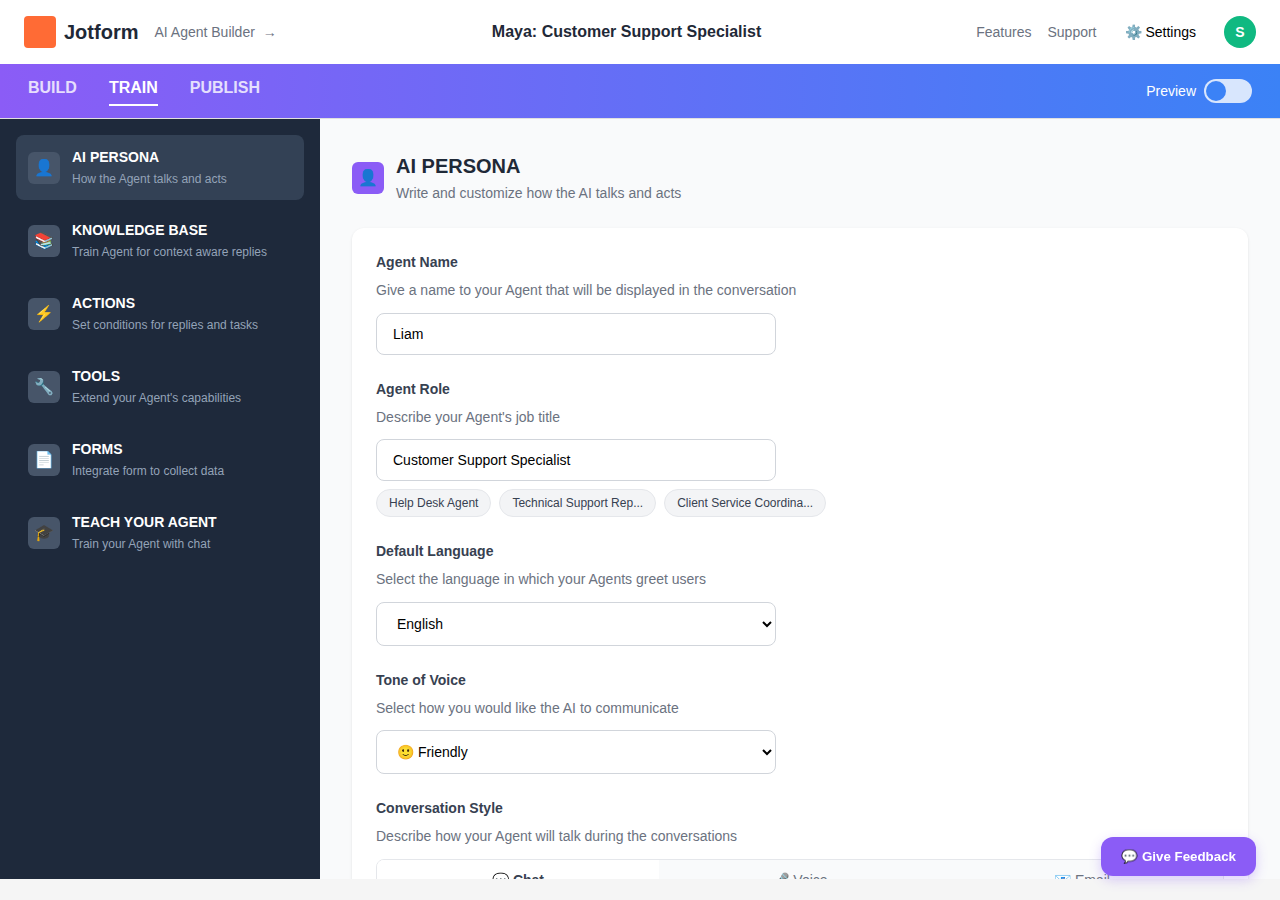
<file: index.html>
<!DOCTYPE html>
<html lang="en">
<head>
    <meta charset="UTF-8">
    <meta name="viewport" content="width=device-width, initial-scale=1.0">
    <title>Jotform AI Agent Builder</title>
    <script src="https://code.jquery.com/jquery-3.6.0.min.js"></script>
<script src="script.js"></script>
    <link rel="stylesheet" href="styles.css">
    
</head>
<body>
    <!-- Header -->
    <header class="header">
        <div class="header-top">
            <div class="header-left">
                <div class="logo">
                    <div class="logo-icon"></div>
                    <span class="logo-text">Jotform</span>
                </div>
                <div class="breadcrumb">
                    <span>AI Agent Builder</span>
                    <span>→</span>
                </div>
            </div>
            
            <div class="header-center">
                <h1 class="agent-name">Maya: Customer Support Specialist</h1>
            </div>

            <div class="header-right">
                <span>Features</span>
                <span>Support</span>
                <button class="settings-btn">
                    ⚙️ Settings
                </button>
                <div class="user-avatar">S</div>
            </div>
        </div>

        <!-- Navigation Tabs -->
        <div class="nav-tabs">
            <div class="nav-content">
                <div class="tabs">
                    <span class="tab" data-tab="build">BUILD</span>
                    <span class="tab active" data-tab="train">TRAIN</span>
                    <span class="tab" data-tab="publish">PUBLISH</span>
                </div>
                <div class="preview-toggle">
                    <span>Preview</span>
                    <div class="toggle" id="preview-toggle">
                        <div class="toggle-slider"></div>
                    </div>
                </div>
            </div>
        </div>
    </header>

    <div class="main-layout">
        <!-- Sidebar -->
        <div class="sidebar">
            <div class="sidebar-item active" data-section="persona">
                <div class="sidebar-item-content">
                    <div class="sidebar-icon">👤</div>
                    <div class="sidebar-text">
                        <div class="sidebar-title">AI PERSONA</div>
                        <div class="sidebar-subtitle">How the Agent talks and acts</div>
                    </div>
                </div>
            </div>
            
            <div class="sidebar-item" data-section="knowledge">
                <div class="sidebar-item-content">
                    <div class="sidebar-icon">📚</div>
                    <div class="sidebar-text">
                        <div class="sidebar-title">KNOWLEDGE BASE</div>
                        <div class="sidebar-subtitle">Train Agent for context aware replies</div>
                    </div>
                </div>
            </div>
            
            <div class="sidebar-item" data-section="actions">
                <div class="sidebar-item-content">
                    <div class="sidebar-icon">⚡</div>
                    <div class="sidebar-text">
                        <div class="sidebar-title">ACTIONS</div>
                        <div class="sidebar-subtitle">Set conditions for replies and tasks</div>
                    </div>
                </div>
            </div>
            
            <div class="sidebar-item" data-section="tools">
                <div class="sidebar-item-content">
                    <div class="sidebar-icon">🔧</div>
                    <div class="sidebar-text">
                        <div class="sidebar-title">TOOLS</div>
                        <div class="sidebar-subtitle">Extend your Agent's capabilities</div>
                    </div>
                </div>
            </div>
            
            <div class="sidebar-item" data-section="forms">
                <div class="sidebar-item-content">
                    <div class="sidebar-icon">📄</div>
                    <div class="sidebar-text">
                        <div class="sidebar-title">FORMS</div>
                        <div class="sidebar-subtitle">Integrate form to collect data</div>
                    </div>
                </div>
            </div>
            
            <div class="sidebar-item" data-section="teach">
                <div class="sidebar-item-content">
                    <div class="sidebar-icon">🎓</div>
                    <div class="sidebar-text">
                        <div class="sidebar-title">TEACH YOUR AGENT</div>
                        <div class="sidebar-subtitle">Train your Agent with chat</div>
                    </div>
                </div>
            </div>
        </div>

        <!-- Main Content -->
        <div class="main-content">
            <!-- AI Persona Section -->
            <div id="persona-section" class="content-section">
                <div class="content-header">
                    <div class="content-icon" style="background: #8b5cf6;">👤</div>
                    <div>
                        <h2 class="content-title">AI PERSONA</h2>
                        <p class="content-subtitle">Write and customize how the AI talks and acts</p>
                    </div>
                </div>

                <div class="form-card">
                    <!-- Agent Name -->
                    <div class="form-group">
                        <label class="form-label">Agent Name</label>
                        <p class="form-description">Give a name to your Agent that will be displayed in the conversation</p>
                        <input type="text" class="form-input" id="agent-name" value="Liam" style="max-width: 400px;">
                    </div>

                    <!-- Agent Role -->
                    <div class="form-group">
                        <label class="form-label">Agent Role</label>
                        <p class="form-description">Describe your Agent's job title</p>
                        <input type="text" class="form-input" id="agent-role" value="Customer Support Specialist" style="max-width: 400px;">
                        <div class="role-badges">
                            <span class="role-badge" data-role="Help Desk Agent">Help Desk Agent</span>
                            <span class="role-badge" data-role="Technical Support Representative">Technical Support Rep...</span>
                            <span class="role-badge" data-role="Client Service Coordinator">Client Service Coordina...</span>
                        </div>
                    </div>

                    <!-- Default Language -->
                    <div class="form-group">
                        <label class="form-label">Default Language</label>
                        <p class="form-description">Select the language in which your Agents greet users</p>
                        <select class="form-select" id="language" style="max-width: 400px;">
                            <option value="English" selected>English</option>
                            <option value="Spanish">Spanish</option>
                            <option value="French">French</option>
                            <option value="German">German</option>
                        </select>
                    </div>

                    <!-- Tone of Voice -->
                    <div class="form-group">
                        <label class="form-label">Tone of Voice</label>
                        <p class="form-description">Select how you would like the AI to communicate</p>
                        <select class="form-select" id="tone" style="max-width: 400px;">
                            <option value="Friendly" selected>🙂 Friendly</option>
                            <option value="Professional">💼 Professional</option>
                            <option value="Casual">😊 Casual</option>
                            <option value="Formal">🎩 Formal</option>
                        </select>
                    </div>

                    <!-- Conversation Style -->
                    <div class="form-group">
                        <label class="form-label">Conversation Style</label>
                        <p class="form-description">Describe how your Agent will talk during the conversations</p>
                        
                        <div class="tab-container">
                            <div class="tab-header">
                                <button class="tab-btn active" data-tab="chat">💬 Chat</button>
                                <button class="tab-btn" data-tab="voice">🎤 Voice</button>
                                <button class="tab-btn" data-tab="email">📧 Email</button>
                            </div>
                            
                            <div class="tab-content" id="chat-tab">
                                <div class="form-group">
                                    <label class="form-label">Chat Response Length</label>
                                    <div class="slider-container">
                                        <input type="range" class="slider" id="response-length" min="1" max="4" value="2">
                                        <div class="slider-labels">
                                            <span>Minimal</span>
                                            <span>Short</span>
                                            <span>Long</span>
                                            <span>Chatty</span>
                                        </div>
                                    </div>
                                </div>
                            </div>
                            
                            <div class="tab-content hidden" id="voice-tab">
                                <div class="form-group">
                                    <label class="form-label">Voice Response Length</label>
                                    <div class="slider-container">
                                        <input type="range" class="slider" id="voice-response-length" min="1" max="4" value="2">
                                        <div class="slider-labels">
                                            <span>Minimal</span>
                                            <span>Short</span>
                                            <span>Long</span>
                                            <span>Chatty</span>
                                        </div>
                                    </div>
                                </div>

                                <div class="form-group">
        <label class="form-label">Email Guidelines</label>
        <p class="form-description">Set clear rules for how your agent should respond in email channels</p>
       
    </div>
                                
                                <div class="form-group">
                                    <label class="form-label">Agent Voice</label>
                                    <div class="voice-selection">
                                        <div class="voice-avatar">G</div>
                                        <div class="voice-info">
                                            <div class="voice-name">George</div>
                                            <div class="voice-tags">
                                                <span class="voice-tag">English</span>
                                                <span class="voice-tag">British</span>
                                                <span class="voice-tag">Male</span>
                                                <span class="voice-tag">Middle-Aged</span>
                                            </div>
                                        </div>
                                        <div class="voice-actions">
                                            <button class="btn-voice">▶️</button>
                                            <button class="btn-voice">Change</button>
                                        </div>
                                    </div>
                                </div>
                            </div>
                        </div>
                    </div>

                    <!-- Guidelines -->
                    <div class="form-group">
                        <label class="form-label">Chat Guidelines</label>
                        <p class="form-description">Set clear rules for how your agent should respond in chat channels</p>
                        
                        <div id="guidelines-container">
                            <div class="guideline-item">
                                <textarea class="form-textarea">Your main goal is to promptly answer questions and resolve issues.</textarea>
                                <button class="remove-btn" type="button">🗑️ </button>
                            </div>
                            <div class="guideline-item">
                                <textarea class="form-textarea">Always provide clear, helpful, and concise solutions.</textarea>
                                <button class="remove-btn" type="button">🗑️</button>
                            </div>
                            <div class="guideline-item">
                                <textarea class="form-textarea">Be polite, patient, and empathetic in all interactions.</textarea>
                                <button class="remove-btn" type="button">🗑️</button>
                            </div>
                            <div class="guideline-item">
                                <textarea class="form-textarea">Ensure users feel supported and understood.</textarea>
                                <button class="remove-btn" type="button">🗑️</button>
                            </div>
                            <div class="guideline-item">
                                <textarea class="form-textarea">Keep responses professional yet friendly to build trust.</textarea>
                                <button class="remove-btn" type="button">🗑️</button>
                            </div>
                        </div>
                        
                        <button type="button" class="btn btn-primary full-width" id="add-guideline">
                            ➕ Add new
                        </button>
                    </div>
                </div>
            </div>

            <!-- Knowledge Base Section -->
            <div id="knowledge-section" class="content-section hidden">
                <!-- Knowledge Base Overview -->
                <div id="knowledge-overview">
                    <div class="content-header">
                        <div class="content-icon" style="background: #3b82f6;">📚</div>
                        <div>
                            <h2 class="content-title">KNOWLEDGE BASE</h2>
                            <p class="content-subtitle">Train your Agent for context-aware responses to ensure accurate replies</p>
                        </div>
                    </div>

                    <div class="knowledge-grid">
                        <div class="knowledge-card" data-type="knowledge">
                            <div class="knowledge-card-content">
                                <div class="knowledge-card-left">
                                    <div class="knowledge-card-icon" style="background: #10b981;">➕</div>
                                    <div class="knowledge-card-text">
                                        <h3>KNOWLEDGE</h3>
                                        <p>Add text-based information to train your Agent</p>
                                    </div>
                                </div>
                                <div class="chevron">→</div>
                            </div>
                        </div>

                        <div class="knowledge-card" data-type="link">
                            <div class="knowledge-card-content">
                                <div class="knowledge-card-left">
                                    <div class="knowledge-card-icon" style="background: #f59e0b;">🔗</div>
                                    <div class="knowledge-card-text">
                                        <h3>LINK</h3>
                                        <p>Add website URLs train your Agent with dynamic information</p>
                                    </div>
                                </div>
                                <div class="chevron">→</div>
                            </div>
                        </div>

                        <div class="knowledge-card" data-type="file">
                            <div class="knowledge-card-content">
                                <div class="knowledge-card-left">
                                    <div class="knowledge-card-icon" style="background: #3b82f6;">📁</div>
                                    <div class="knowledge-card-text">
                                        <h3>FILE</h3>
                                        <p>Upload files to train your Agent</p>
                                    </div>
                                </div>
                                <div class="chevron">→</div>
                            </div>
                        </div>

                        <div class="knowledge-card" data-type="qa">
                            <div class="knowledge-card-content">
                                <div class="knowledge-card-left">
                                    <div class="knowledge-card-icon" style="background: #8b5cf6;">❓</div>
                                    <div class="knowledge-card-text">
                                        <h3>QUESTIONS & ANSWER</h3>
                                        <p>Provide a question-and-answer pairing your agent can use in conversations</p>
                                    </div>
                                </div>
                                <div class="chevron">→</div>
                            </div>
                        </div>
                    </div>
                </div>

                <!-- Knowledge Form -->
                <div id="knowledge-form" class="hidden">
                    <div class="content-header">
                        <button class="back-btn">←</button>
                        <div class="content-icon" style="background: #10b981;">➕</div>
                        <div>
                            <h2 class="content-title">KNOWLEDGE</h2>
                            <p class="content-subtitle">Add text-based information to train your Agent</p>
                        </div>
                    </div>

                    <div class="form-card">
                        <div class="form-group">
                            <label class="form-label">Information for Your Agent</label>
                            <p class="form-description">Enter accurate info your AI can use as answers</p>
                            <textarea class="form-textarea large" id="knowledge-text" placeholder="Company overview, product features, customer FAQs, service guidelines..."></textarea>
                            <div class="char-count"><span id="knowledge-count">0</span>/10000</div>
                        </div>
                        <div class="form-actions">
                            <button class="btn btn-primary">Save</button>
                        </div>
                    </div>
                </div>

                <!-- Link Form -->
                <div id="link-form" class="hidden">
                    <div class="content-header">
                        <button class="back-btn">←</button>
                        <div class="content-icon" style="background: #f59e0b;">🔗</div>
                        <div>
                            <h2 class="content-title">LINK</h2>
                            <p class="content-subtitle">Add website URLs train your Agent with dynamic information</p>
                        </div>
                    </div>

                    <div class="form-card">
                        <div class="form-group">
                            <label class="form-label">Enter a URL</label>
                            <p class="form-description">Provide a URL for your agent to analyze</p>
                            <div class="url-input-group">
                                <span class="url-prefix">https://</span>
                                <input type="text" class="url-input" id="link-url" placeholder="example.com">
                            </div>
                        </div>

                        <div class="form-group">
                            <div class="toggle-section">
                                <div>
                                    <label class="form-label">Enable Periodic Recrawling</label>
                                    <p class="form-description">The agent will automatically recrawl the link at the selected frequency</p>
                                </div>
                                <div class="toggle-switch">
                                    <div class="toggle-switch-slider"></div>
                                </div>
                            </div>
                            
                            <div class="radio-group">
                                <label class="radio-item">
                                    <input type="radio" name="frequency" value="daily">
                                    Daily
                                </label>
                                <label class="radio-item">
                                    <input type="radio" name="frequency" value="weekly">
                                    Weekly
                                </label>
                                <label class="radio-item">
                                    <input type="radio" name="frequency" value="monthly" checked>
                                    Monthly
                                </label>
                            </div>
                        </div>

                        <div class="form-actions">
                            <button class="btn btn-blue">Crawl</button>
                        </div>
                    </div>
                </div>

                <!-- File Form -->
                <div id="file-form" class="hidden">
                    <div class="content-header">
                        <button class="back-btn">←</button>
                        <div class="content-icon" style="background: #3b82f6;">📁</div>
                        <div>
                            <h2 class="content-title">FILE</h2>
                            <p class="content-subtitle">Upload files to train your Agent</p>
                        </div>
                    </div>

                    <div class="form-card">
                        <div class="form-group">
                            <label class="form-label">Upload Files</label>
                            <p class="form-description">Train your agent with uploaded content</p>
                            
                            <div class="file-upload-area">
                                <div class="file-upload-icon">📁</div>
                                <h4 class="file-upload-title">Upload Files</h4>
                                <p class="file-upload-text">
                                    Drag and drop your files here or 
                                    <a href="#" class="file-upload-link">upload files</a>
                                </p>
                                <input type="file" id="file-input" multiple style="display: none;">
                            </div>
                        </div>

                        <div class="form-group">
                            <label class="form-label">How should your agent use these files?</label>
                            <textarea class="form-textarea" id="file-instructions" placeholder="Describe how your agent should use the files"></textarea>
                            <div class="char-count"><span id="file-count">0</span>/300</div>
                        </div>

                        <div class="form-actions">
                            <button class="btn btn-primary">Save</button>
                        </div>
                    </div>
                </div>

                <!-- Q&A Form -->
                <div id="qa-form" class="hidden">
                    <div class="content-header">
                        <button class="back-btn">←</button>
                        <div class="content-icon" style="background: #8b5cf6;">❓</div>
                        <div>
                            <h2 class="content-title">QUESTIONS & ANSWER</h2>
                            <p class="content-subtitle">Provide a question-and-answer pairing your agent can use in conversations</p>
                        </div>
                    </div>

                    <div class="form-card">
                        <div class="form-group">
                            <label class="form-label">Question</label>
                            <p class="form-description">Train the AI based on your questions & answers</p>
                            <input type="text" class="form-input" id="question" placeholder="Enter a brief, clear question that you'd like the Agent to answer.">
                        </div>

                        <div class="form-group">
                            <label class="form-label">Answer Type</label>
                            <select class="form-select" id="answer-type">
                                <option value="text">📝 Text</option>
                                <option value="list">📋 Show List of Items</option>
                                <option value="video">🎬 Show Video</option>
                                <option value="images">🖼️ Show Images</option>
                                <option value="checklist">✅ Show Checklist</option>
                                <option value="pdf">📄 Display a PDF</option>
                                <option value="location">📍 Show Location</option>
                            </select>
                        </div>

                        <!-- Dynamic Answer Content -->
                        <div id="answer-content">
                            <!-- Text Answer (Default) -->
                            <div id="text-answer" class="answer-type-content">
                                <textarea class="form-textarea" id="answer-text" placeholder="Provide a detailed and informative answer that will help the Agent respond accurately to the question."></textarea>
                            </div>

                            <!-- List Answer -->
                            <div id="list-answer" class="answer-type-content hidden">
                                <div class="form-group">
                                    <label class="form-label">Add Your List</label>
                                    <div id="list-items">
                                        <div class="list-item">
                                            <input type="text" class="form-input" placeholder="List item">
                                            <button type="button" class="remove-item-btn">×</button>
                                        </div>
                                    </div>
                                    <button type="button" class="add-btn" id="add-list-item">+ Add new list item</button>
                                </div>
                            </div>

                            <!-- Video Answer -->
                            <div id="video-answer" class="answer-type-content hidden">
                                <div class="form-group">
                                    <label class="form-label">Select a Platform *</label>
                                    <select class="form-select" id="video-platform">
                                        <option value="">Please select</option>
                                        <option value="youtube">YouTube</option>
                                        <option value="vimeo">Vimeo</option>
                                        <option value="loom">Loom</option>
                                        <option value="other">Other</option>
                                    </select>
                                </div>
                                <div class="form-group">
                                    <label class="form-label">Video URL</label>
                                    <input type="text" class="form-input" id="video-url" placeholder="Enter video URL">
                                </div>
                            </div>

                            <!-- Images Answer -->
                            <div id="images-answer" class="answer-type-content hidden">
                                <div class="form-group">
                                    <label class="form-label">Upload Your Images *</label>
                                    <div class="file-upload-area">
                                        <div class="file-upload-icon">🖼️</div>
                                        <h4 class="file-upload-title">Upload Images</h4>
                                        <p class="file-upload-text">
                                            <a href="#" class="file-upload-link">Click to upload</a> or drag & drop here
                                        </p>
                                        <input type="file" id="images-input" multiple accept="image/*" style="display: none;">
                                    </div>
                                </div>
                            </div>

                            <!-- Other answer types would go here -->
                        </div>

                        <div class="form-actions">
                            <button class="btn btn-primary">Save</button>
                        </div>
                    </div>
                </div>
            </div>

            <!-- Placeholder sections for other sidebar items -->
            <div id="actions-section" class="content-section hidden">
                <div class="content-header">
                    <div class="content-icon" style="background: #f59e0b;">⚡</div>
                    <div>
                        <h2 class="content-title">ACTIONS</h2>
                        <p class="content-subtitle">Set conditions for replies and tasks</p>
                    </div>
                </div>
                <div class="placeholder-content">
                    <p>Actions configuration coming soon...</p>
                </div>
            </div>

            <div id="tools-section" class="content-section hidden">
                <div class="content-header">
                    <div class="content-icon" style="background: #6b7280;">🔧</div>
                    <div>
                        <h2 class="content-title">TOOLS</h2>
                        <p class="content-subtitle">Extend your Agent's capabilities</p>
                    </div>
                </div>
                <div class="placeholder-content">
                    <p>Tools configuration coming soon...</p>
                </div>
            </div>

            <div id="forms-section" class="content-section hidden">
                <div class="content-header">
                    <div class="content-icon" style="background: #6366f1;">📄</div>
                    <div>
                        <h2 class="content-title">FORMS</h2>
                        <p class="content-subtitle">Integrate form to collect data</p>
                    </div>
                </div>
                <div class="placeholder-content">
                    <p>Forms integration coming soon...</p>
                </div>
            </div>

            <div id="teach-section" class="content-section hidden">
                <div class="content-header">
                    <div class="content-icon" style="background: #10b981;">🎓</div>
                    <div>
                        <h2 class="content-title">TEACH YOUR AGENT</h2>
                        <p class="content-subtitle">Train your Agent with chat</p>
                    </div>
                </div>
                <div class="placeholder-content">
                    <p>Agent training interface coming soon...</p>
                </div>
            </div>
        </div>
    </div>

    <!-- Feedback Button -->
    <button class="feedback-btn">
        💬 Give Feedback
    </button>

    <script src="script.js"></script>
</body>
</html>
</file>
<file: styles.css>
* {
    margin: 0;
    padding: 0;
    box-sizing: border-box;
}

body {
    font-family: -apple-system, BlinkMacSystemFont, 'Segoe UI', Roboto, sans-serif;
    background-color: #f5f5f5;
    line-height: 1.5;
}

/* Header Styles */
.header {
    background: white;
    border-bottom: 1px solid #e0e0e0;
    position: sticky;
    top: 0;
    z-index: 100;
}

.header-top {
    display: flex;
    justify-content: space-between;
    align-items: center;
    padding: 16px 24px;
    margin-bottom: 0;
}

.header-left {
    display: flex;
    align-items: center;
    gap: 16px;
}

.logo {
    display: flex;
    align-items: center;
    gap: 8px;
}

.logo-icon {
    width: 32px;
    height: 32px;
    background: #ff6b35;
    border-radius: 4px;
}

.logo-text {
    font-weight: bold;
    font-size: 20px;
    color: #1f2937;
}

.breadcrumb {
    display: flex;
    align-items: center;
    gap: 8px;
    font-size: 14px;
    font-weight: 500;
    color: #6b7280;
}

.header-center {
    text-align: center;
}

.agent-name {
    font-weight: 600;
    font-size: 16px;
    color: #1f2937;
}

.header-right {
    display: flex;
    align-items: center;
    gap: 16px;
}

.header-right span {
    font-size: 14px;
    cursor: pointer;
    color: #6b7280;
    transition: color 0.2s;
}

.header-right span:hover {
    color: #3b82f6;
}

.settings-btn {
    display: flex;
    align-items: center;
    gap: 8px;
    background: none;
    border: none;
    cursor: pointer;
    font-size: 14px;
    padding: 8px 12px;
    border-radius: 6px;
    transition: background-color 0.2s;
}

.settings-btn:hover {
    background: #f3f4f6;
}

.user-avatar {
    width: 32px;
    height: 32px;
    background: #10b981;
    border-radius: 50%;
    display: flex;
    align-items: center;
    justify-content: center;
    color: white;
    font-weight: 600;
    font-size: 14px;
}

/* Navigation Tabs */
.nav-tabs {
    background: linear-gradient(90deg, #8b5cf6, #3b82f6);
    padding: 12px 28px;
}

.nav-content {
    display: flex;
    justify-content: space-between;
    align-items: center;
}

.tabs {
    display: flex;
    gap: 32px;
}

.tab {
    color: white;
    font-weight: 600;
    padding-bottom: 4px;
    cursor: pointer;
    border-bottom: 2px solid transparent;
    transition: all 0.2s;
    
}

.tab.active {
    border-bottom-color: white;
}

.tab:not(.active) {
    opacity: 0.8;
}

.tab:not(.active):hover {
    opacity: 1;
}

.preview-toggle {
    display: flex;
    align-items: center;
    gap: 8px;
    color: white;
    font-size: 14px;
}

.toggle {
    width: 48px;
    height: 24px;
    background: rgba(255, 255, 255, 0.8);
    border-radius: 12px;
    position: relative;
    cursor: pointer;
    transition: background-color 0.3s;
}

.toggle.active {
    background: white;
}

.toggle-slider {
    width: 20px;
    height: 20px;
    background: #3b82f6;
    border-radius: 50%;
    position: absolute;
    top: 2px;
    left: 2px;
    transition: transform 0.3s;
}

.toggle.active .toggle-slider {
    transform: translateX(24px);
}

/* Main Layout */
.main-layout {
    display: flex;
    height: calc(100vh - 140px);
    overflow: hidden;
}

/* Sidebar */
.sidebar {
    width: 320px;
    background: #1e293b;
    color: white;
    padding: 16px;
    height: 100vh;
    position: sticky;
    top: 0;
    flex-shrink: 0;
    overflow-y: auto;
}


.sidebar-item {
    padding: 12px;
    border-radius: 8px;
    cursor: pointer;
    transition: background-color 0.2s;
    margin-bottom: 8px;
}

.sidebar-item:hover {
    background: #334155;
}

.sidebar-item.active {
    background: #334155;
}

.sidebar-item-content {
    display: flex;
    align-items: center;
    gap: 12px;
}

.sidebar-icon {
    width: 32px;
    height: 32px;
    background: #475569;
    border-radius: 6px;
    display: flex;
    align-items: center;
    justify-content: center;
    font-size: 16px;
}

.sidebar-text {
    flex: 1;
}

.sidebar-title {
    font-weight: 600;
    font-size: 14px;
    margin-bottom: 2px;
}

.sidebar-subtitle {
    font-size: 12px;
    color: #94a3b8;
}

/* Main Content */
.main-content {
    flex: 1;
    padding: 32px;
    background: #f9fafb;
    overflow-y: auto;
}

.content-section {
    max-width: 1000px;
}

.content-header {
    display: flex;
    align-items: center;
    gap: 12px;
    margin-bottom: 24px;
}

.back-btn {
    padding: 8px;
    background: none;
    border: none;
    cursor: pointer;
    border-radius: 6px;
    font-size: 18px;
    color: #6b7280;
    transition: all 0.2s;
}

.back-btn:hover {
    background: #e5e7eb;
    color: #374151;
}

.content-icon {
    width: 32px;
    height: 32px;
    border-radius: 6px;
    display: flex;
    align-items: center;
    justify-content: center;
    color: white;
    font-size: 16px;
}

.content-title {
    font-weight: 600;
    font-size: 20px;
    margin-bottom: 2px;
    color: #1f2937;
}

.content-subtitle {
    font-size: 14px;
    color: #6b7280;
}

/* Form Styles */
.form-card {
    background: white;
    border-radius: 12px;
    padding: 24px;
    box-shadow: 0 1px 3px rgba(0, 0, 0, 0.1);
}

.form-group {
    margin-bottom: 24px;
}

.form-label {
    font-weight: 600;
    margin-bottom: 8px;
    display: block;
    color: #374151;
    font-size: 14px;
}

.form-description {
    font-size: 14px;
    color: #6b7280;
    margin-bottom: 12px;
    line-height: 1.4;
}

.form-input {
    width: 100%;
    padding: 12px 16px;
    border: 1px solid #d1d5db;
    border-radius: 8px;
    font-size: 14px;
    background: white;
    transition: all 0.2s;
}

.form-input:focus {
    outline: none;
    border-color: #3b82f6;
    box-shadow: 0 0 0 3px rgba(59, 130, 246, 0.1);
}

.form-select {
    width: 100%;
    padding: 12px 16px;
    border: 1px solid #d1d5db;
    border-radius: 8px;
    font-size: 14px;
    background: white;
    cursor: pointer;
    transition: all 0.2s;
}

.form-select:focus {
    outline: none;
    border-color: #3b82f6;
    box-shadow: 0 0 0 3px rgba(59, 130, 246, 0.1);
}

.form-textarea {
    width: 100%;
    padding: 12px 16px;
    border: 1px solid #d1d5db;
    border-radius: 8px;
    font-size: 14px;
    resize: vertical;
    min-height: 80px;
    font-family: inherit;
    transition: all 0.2s;
}

.form-textarea.large {
    min-height: 300px;
}

.form-textarea:focus {
    outline: none;
    border-color: #3b82f6;
    box-shadow: 0 0 0 3px rgba(59, 130, 246, 0.1);
}

/* Role Badges */
.role-badges {
    display: flex;
    flex-wrap: wrap;
    gap: 8px;
    margin-top: 8px;
}

.role-badge {
    padding: 4px 12px;
    background: #f3f4f6;
    border: 1px solid #e5e7eb;
    border-radius: 16px;
    font-size: 12px;
    color: #374151;
    cursor: pointer;
    transition: all 0.2s;
}

.role-badge:hover {
    background: #dbeafe;
    border-color: #93c5fd;
    color: #1e40af;
}

/* Tab Container */
.tab-container {
    border: 1px solid #e5e7eb;
    border-radius: 8px;
    overflow: hidden;
}

.tab-header {
    display: flex;
    background: #f9fafb;
}

.tab-btn {
    flex: 1;
    padding: 12px 16px;
    background: none;
    border: none;
    cursor: pointer;
    font-size: 14px;
    font-weight: 500;
    color: #6b7280;
    transition: all 0.2s;
}

.tab-btn.active {
    background: white;
    color: #374151;
    font-weight: 600;
}

.tab-content {
    padding: 16px;
    background: white;
}

/* Slider Styles */
.slider-container {
    margin: 16px 0;
}

.slider {
    width: 100%;
    height: 6px;
    border-radius: 3px;
    background: #e5e7eb;
    outline: none;
   
    cursor: pointer;
}

.slider::-webkit-slider-thumb {
    -webkit-appearance: none;
    appearance: none;
    width: 20px;
    height: 20px;
    border-radius: 50%;
    background: #3b82f6;
    cursor: pointer;
    box-shadow: 0 2px 4px rgba(0, 0, 0, 0.2);
}

.slider::-moz-range-thumb {
    width: 20px;
    height: 20px;
    border-radius: 50%;
    background: #3b82f6;
    cursor: pointer;
    border: none;
    box-shadow: 0 2px 4px rgba(0, 0, 0, 0.2);
}

.slider-labels {
    display: flex;
    justify-content: space-between;
    margin-top: 8px;
}

.slider-labels span {
    font-size: 12px;
    color: #6b7280;
}

/* Voice Selection */
.voice-selection {
    display: flex;
    align-items: center;
    gap: 12px;
    padding: 16px;
    border: 1px solid #e5e7eb;
    border-radius: 8px;
    max-width: 500px;
}

.voice-avatar {
    width: 40px;
    height: 40px;
    background: #f59e0b;
    border-radius: 50%;
    display: flex;
    align-items: center;
    justify-content: center;
    color: white;
    font-weight: 600;
}

.voice-info {
    flex: 1;
}

.voice-name {
    font-weight: 600;
    margin-bottom: 4px;
    color: #374151;
}

.voice-tags {
    display: flex;
    flex-wrap: wrap;
    gap: 4px;
}

.voice-tag {
    padding: 2px 8px;
    background: #f3f4f6;
    border: 1px solid #e5e7eb;
    border-radius: 12px;
    font-size: 11px;
    color: #6b7280;
}

.voice-actions {
    display: flex;
    gap: 8px;
}

.btn-voice {
    padding: 8px 12px;
    border: 1px solid #d1d5db;
    border-radius: 6px;
    background: white;
    cursor: pointer;
    font-size: 12px;
    transition: all 0.2s;
}

.btn-voice:hover {
    background: #f9fafb;
}

/* Guidelines */
.guideline-item {
    display: flex;
    gap: 12px;
    margin-bottom: 12px;
    align-items: flex-start;
}

.guideline-item .form-textarea {
    flex: 1;
    min-height: 60px;
}

.remove-btn {
    padding: 8px 12px;
    color: white;
    border: none;
    border-radius: 6px;
    cursor: pointer;
    font-size: 14px;
    transition: background-color 0.2s;
    flex-shrink: 0;
    margin-top: 4px;
}

.remove-btn:hover {
    background: #dc2626;
}

/* Buttons */
.btn {
    padding: 12px 24px;
    border: none;
    border-radius: 8px;
    font-weight: 600;
    cursor: pointer;
    transition: all 0.2s;
    font-size: 14px;
    display: inline-flex;
    align-items: center;
    justify-content: center;
    gap: 8px;
}

.btn-primary {
    background: #3b82f6;
    color: white;
}

.btn-primary:hover {
    background: #2563eb;
}

.btn-blue {
    background: #3b82f6;
    color: white;
}

.btn-blue:hover {
    background: #2563eb;
}

.full-width {
    width: 100%;
}

.form-actions {
    display: flex;
    justify-content: flex-end;
    margin-top: 24px;
}

/* Knowledge Base */
.knowledge-grid {
    display: grid;
    gap: 16px;
}

.knowledge-card {
    background: white;
    border: 1px solid #e5e7eb;
    border-radius: 12px;
    padding: 20px;
    cursor: pointer;
    transition: all 0.2s;
}

.knowledge-card:hover {
    border-color: #9ca3af;
    box-shadow: 0 4px 6px rgba(0, 0, 0, 0.05);
    transform: translateY(-1px);
}

.knowledge-card-content {
    display: flex;
    align-items: center;
    justify-content: space-between;
}

.knowledge-card-left {
    display: flex;
    align-items: center;
    gap: 16px;
}

.knowledge-card-icon {
    width: 32px;
    height: 32px;
    border-radius: 8px;
    display: flex;
    align-items: center;
    justify-content: center;
    color: white;
    font-size: 16px;
}

.knowledge-card-text h3 {
    font-weight: 600;
    margin-bottom: 4px;
    color: #374151;
    font-size: 16px;
}

.knowledge-card-text p {
    font-size: 14px;
    color: #6b7280;
    line-height: 1.4;
}

.chevron {
    color: #9ca3af;
    font-size: 18px;
    transition: transform 0.2s;
}

.knowledge-card:hover .chevron {
    transform: translateX(4px);
}

/* URL Input */
.url-input-group {
    display: flex;
}

.url-prefix {
    padding: 12px 16px;
    background: #f9fafb;
    border: 1px solid #d1d5db;
    border-right: none;
    border-radius: 8px 0 0 8px;
    color: #6b7280;
    font-size: 14px;
}

.url-input {
    flex: 1;
    padding: 12px 16px;
    border: 1px solid #d1d5db;
    border-radius: 0 8px 8px 0;
    font-size: 14px;
}

.url-input:focus {
    outline: none;
    border-color: #3b82f6;
    box-shadow: 0 0 0 3px rgba(59, 130, 246, 0.1);
}

/* Toggle Section */
.toggle-section {
    display: flex;
    align-items: flex-start;
    justify-content: space-between;
    margin-bottom: 16px;
    gap: 16px;
}

.toggle-switch {
    width: 48px;
    height: 24px;
    background: #d1d5db;
    border-radius: 12px;
    position: relative;
    cursor: pointer;
    transition: background-color 0.3s;
    flex-shrink: 0;
}

.toggle-switch.active {
    background: #3b82f6;
}

.toggle-switch-slider {
    width: 20px;
    height: 20px;
    background: white;
    border-radius: 50%;
    position: absolute;
    top: 2px;
    left: 2px;
    box-shadow: 0 2px 4px rgba(0, 0, 0, 0.2);
    transition: transform 0.3s;
}

.toggle-switch.active .toggle-switch-slider {
    transform: translateX(24px);
}

/* Radio Group */
.radio-group {
    display: flex;
    gap: 24px;
    margin-top: 12px;
}

.radio-item {
    display: flex;
    align-items: center;
    gap: 8px;
    cursor: pointer;
    font-size: 14px;
    color: #374151;
}

.radio-item input[type="radio"] {
    margin: 0;
    cursor: pointer;
}

/* File Upload */
.file-upload-area {
    border: 2px dashed #d1d5db;
    border-radius: 12px;
    padding: 48px 24px;
    text-align: center;
    cursor: pointer;
    transition: all 0.2s;
    background: #fafafa;
}

.file-upload-area:hover {
    border-color: #9ca3af;
    background: #f9fafb;
}

.file-upload-area.dragover {
    border-color: #3b82f6;
    background: #eff6ff;
}

.file-upload-icon {
    font-size: 48px;
    margin-bottom: 16px;
    opacity: 0.6;
}

.file-upload-title {
    font-size: 18px;
    font-weight: 600;
    margin-bottom: 8px;
    color: #374151;
}

.file-upload-text {
    font-size: 14px;
    color: #6b7280;
    margin-bottom: 16px;
}

.file-upload-link {
    color: #3b82f6;
    text-decoration: none;
    font-weight: 500;
}

.file-upload-link:hover {
    text-decoration: underline;
}

/* Character Count */
.char-count {
    text-align: right;
    font-size: 12px;
    color: #6b7280;
    margin-top: 8px;
}

/* Answer Type Content */
.answer-type-content {
    margin-top: 16px;
}

/* List Items */
.list-item {
    display: flex;
    gap: 12px;
    margin-bottom: 12px;
    align-items: center;
}

.list-item .form-input {
    flex: 1;
}

.remove-item-btn {
    width: 32px;
    height: 32px;
    background: #ef4444;
    color: white;
    border: none;
    border-radius: 6px;
    cursor: pointer;
    font-size: 16px;
    display: flex;
    align-items: center;
    justify-content: center;
    flex-shrink: 0;
}

.remove-item-btn:hover {
    background: #dc2626;
}

.add-btn {
    background: none;
    border: none;
    color: #3b82f6;
    cursor: pointer;
    font-size: 14px;
    font-weight: 500;
    padding: 8px 0;
    transition: color 0.2s;
}

.add-btn:hover {
    color: #2563eb;
    text-decoration: underline;
}

/* Placeholder Content */
.placeholder-content {
    background: white;
    border-radius: 12px;
    padding: 48px;
    text-align: center;
    color: #6b7280;
    font-size: 16px;
}

/* Feedback Button */
.feedback-btn {
    position: fixed;
    bottom: 24px;
    right: 24px;
    background: #8b5cf6;
    color: white;
    border: none;
    border-radius: 12px;
    padding: 12px 20px;
    display: flex;
    align-items: center;
    gap: 8px;
    cursor: pointer;
    box-shadow: 0 4px 12px rgba(139, 92, 246, 0.3);
    font-weight: 600;
    transition: all 0.2s;
    z-index: 1000;
}

.feedback-btn:hover {
    background: #7c3aed;
    transform: translateY(-2px);
    box-shadow: 0 6px 16px rgba(139, 92, 246, 0.4);
}

/* Utility Classes */
.hidden {
    display: none !important;
}

/* Responsive Design */
@media (max-width: 1024px) {
    .main-content {
        padding: 24px;
    }
    
    .sidebar {
        width: 280px;
    }
}

@media (max-width: 768px) {
    .main-layout {
        flex-direction: column;
    }
    
    .sidebar {
        width: 100%;
        min-height: auto;
    }
    
    .main-content {
        padding: 16px;
    }
    
    .header-top {
        flex-direction: column;
        gap: 16px;
        text-align: center;
    }
    
    .header-left,
    .header-right {
        justify-content: center;
    }
    
    .nav-content {
        flex-direction: column;
        gap: 16px;
    }
    
    .tabs {
        justify-content: center;
    }
    
    .radio-group {
        flex-direction: column;
        gap: 12px;
    }
    
    .voice-selection {
        flex-direction: column;
        text-align: center;
    }
    
    .guideline-item {
        flex-direction: column;
        gap: 8px;
    }
    
    .toggle-section {
        flex-direction: column;
        align-items: flex-start;
        gap: 12px;
    }
}

@media (max-width: 480px) {
    .main-content {
        padding: 12px;
    }
    
    .form-card {
        padding: 16px;
    }
    
    .content-header {
        flex-direction: column;
        align-items: flex-start;
        gap: 8px;
    }
    
    .feedback-btn {
        bottom: 16px;
        right: 16px;
        padding: 10px 16px;
        font-size: 14px;
    }
}

/* Animations */
@keyframes fadeIn {
    from {
        opacity: 0;
        transform: translateY(10px);
    }
    to {
        opacity: 1;
        transform: translateY(0);
    }
}

.content-section {
    animation: fadeIn 0.3s ease-out;
}

/* Scrollbar Styling */
.sidebar::-webkit-scrollbar,
.main-content::-webkit-scrollbar {
    width: 6px;
}

.sidebar::-webkit-scrollbar-track,
.main-content::-webkit-scrollbar-track {
    background: transparent;
}

.sidebar::-webkit-scrollbar-thumb {
    background: #475569;
    border-radius: 3px;
}

.main-content::-webkit-scrollbar-thumb {
    background: #d1d5db;
    border-radius: 3px;
}

.sidebar::-webkit-scrollbar-thumb:hover,
.main-content::-webkit-scrollbar-thumb:hover {
    background: #9ca3af;
}
</file>
